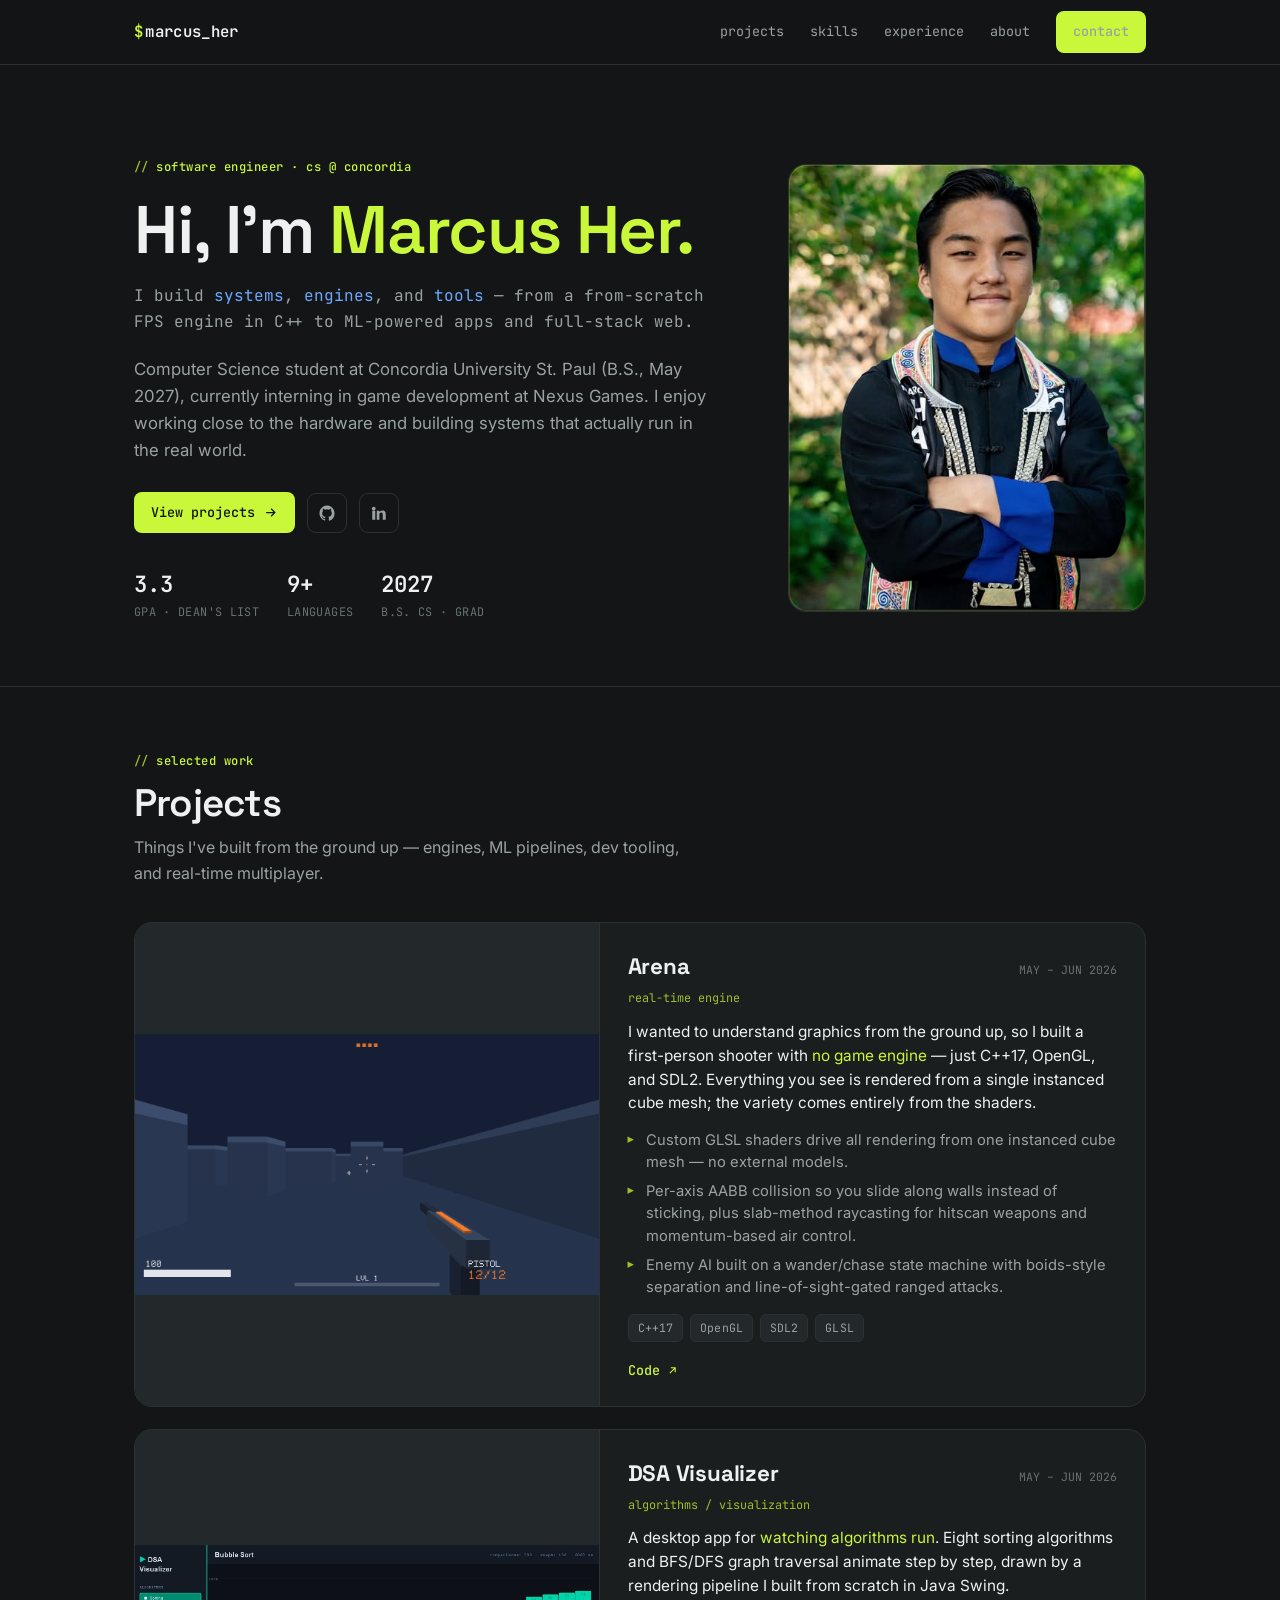
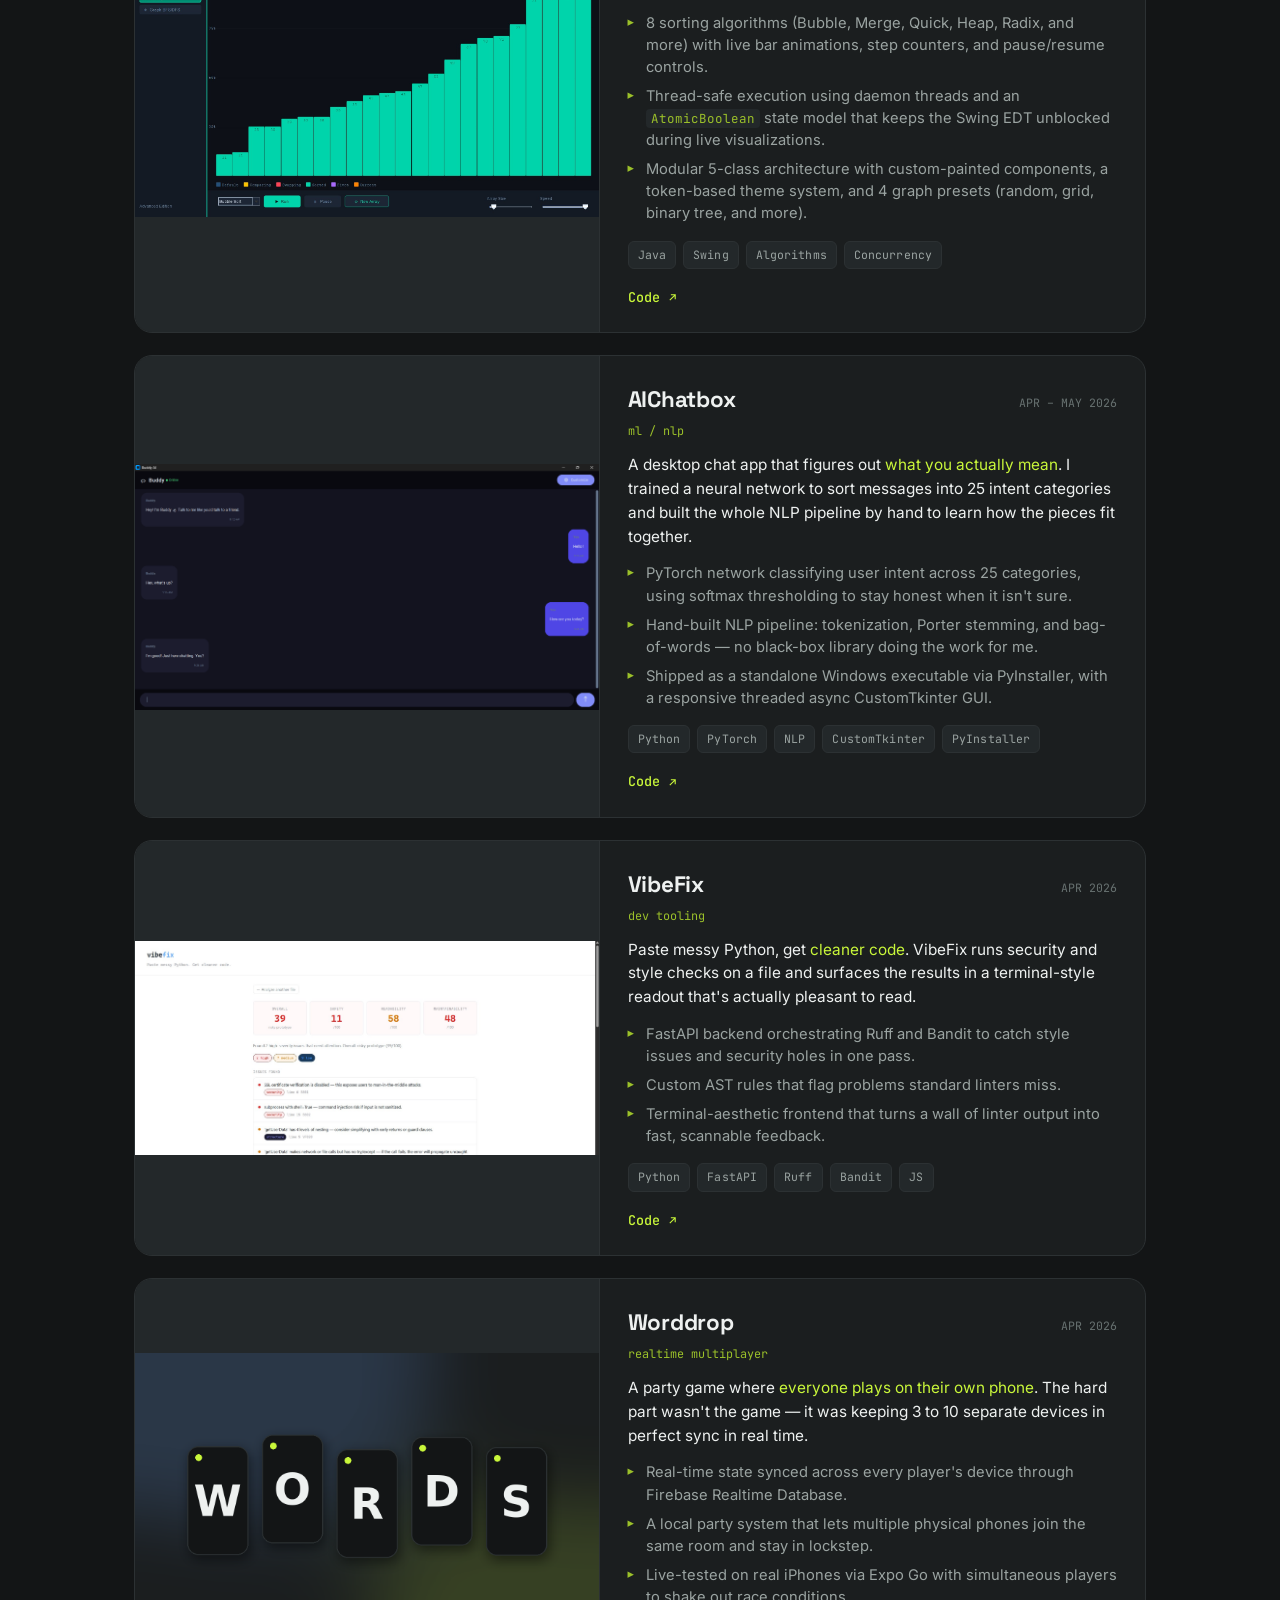
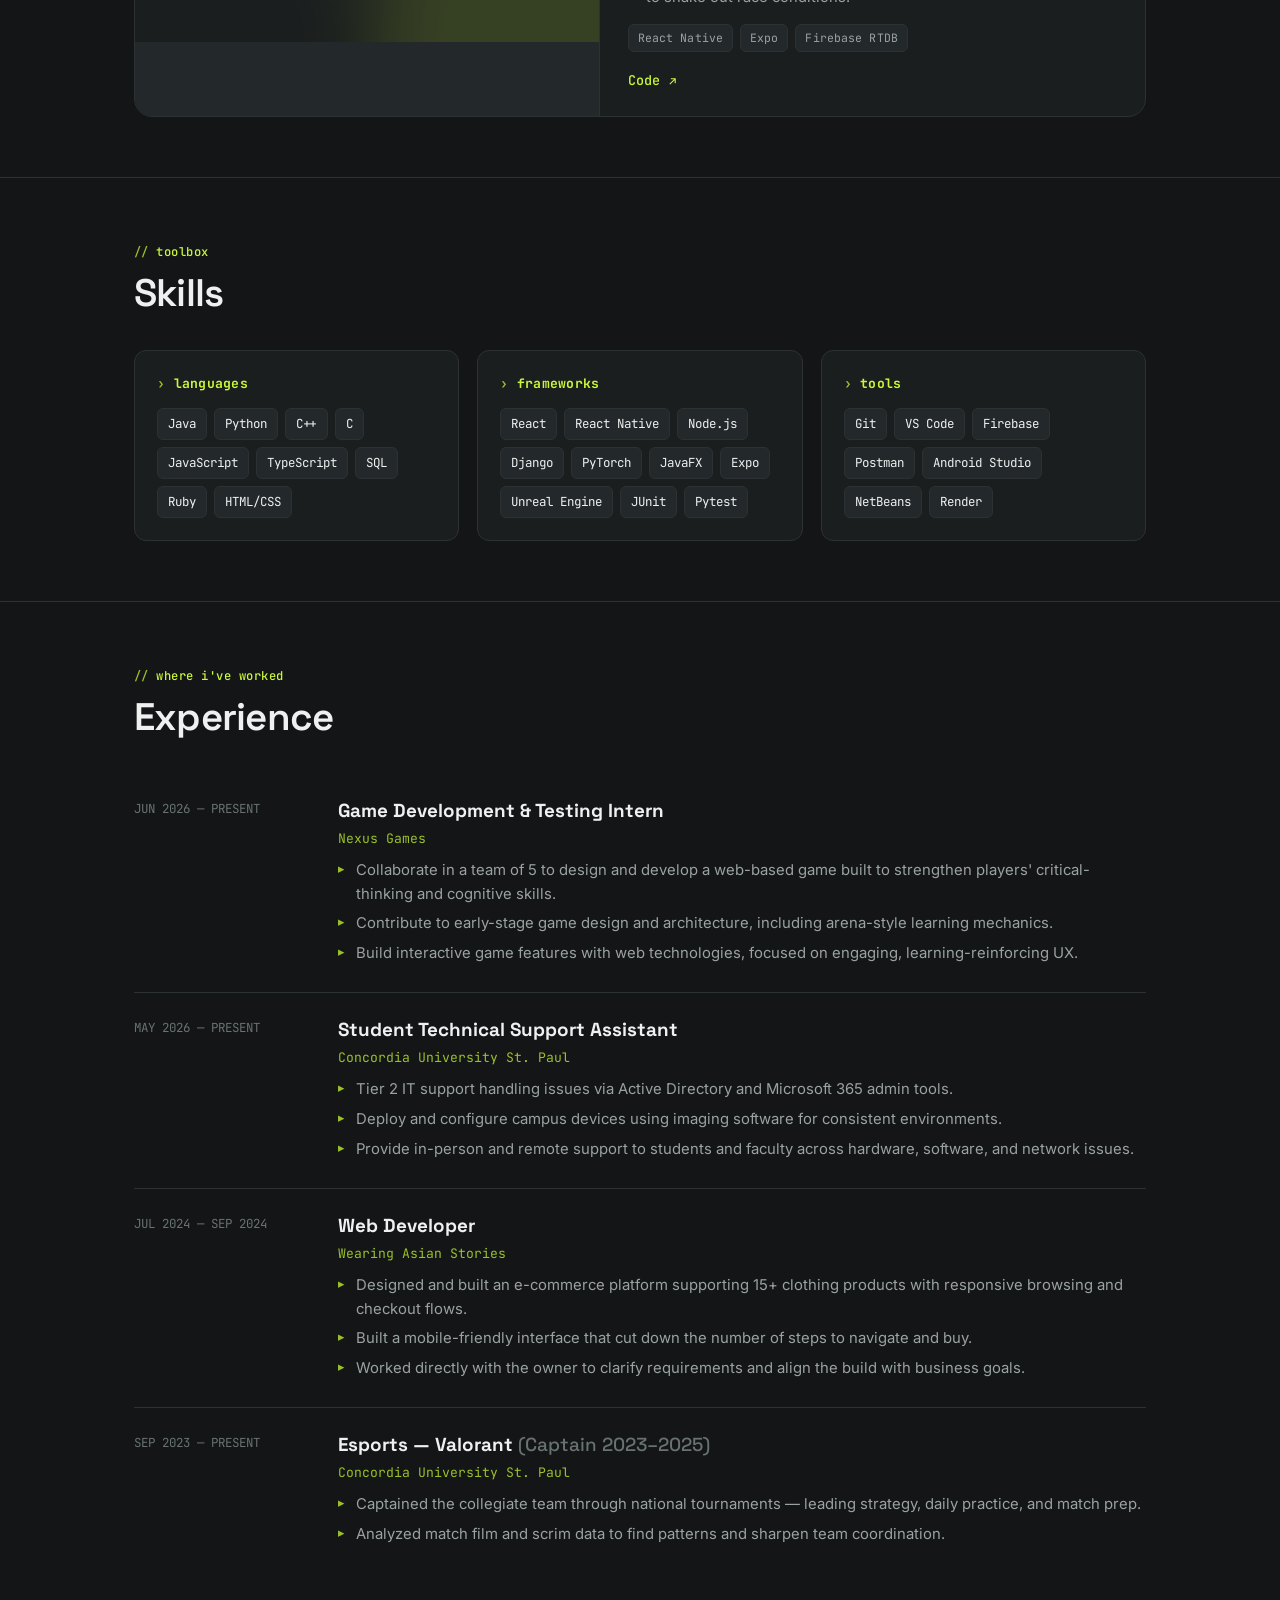
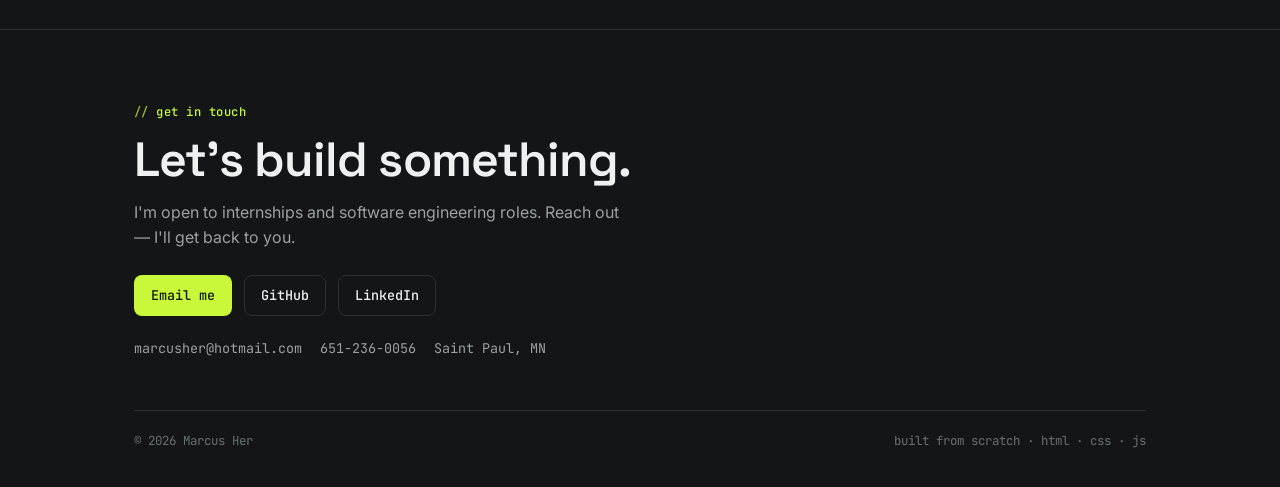
<file: index.html>
<!DOCTYPE html>
<html lang="en">
<head>
  <meta charset="UTF-8" />
  <meta name="viewport" content="width=device-width, initial-scale=1.0" />
  <title>Marcus Her — Software Engineer</title>
  <meta name="description" content="Marcus Her — CS student & software engineer. Systems, game engines, ML tools, and full-stack apps." />

  <!-- Favicon -->
  <link rel="icon" href="favicon.ico" sizes="any" />
  <link rel="icon" type="image/png" sizes="32x32" href="favicon-32.png" />
  <link rel="icon" type="image/png" sizes="16x16" href="favicon-16.png" />
  <link rel="apple-touch-icon" href="apple-touch-icon.png" />
  <meta name="theme-color" content="#131516" />

  <!-- Open Graph / link previews -->
  <meta property="og:type" content="website" />
  <meta property="og:title" content="Marcus Her — Software Engineer" />
  <meta property="og:description" content="CS student & software engineer. Systems, game engines, ML tools, and full-stack apps." />
  <meta property="og:image" content="assets/marcus-grad.jpg" />
  <meta name="twitter:card" content="summary_large_image" />

  <link rel="preconnect" href="https://fonts.googleapis.com" />
  <link rel="preconnect" href="https://fonts.gstatic.com" crossorigin />
  <link href="https://fonts.googleapis.com/css2?family=Space+Grotesk:wght@500;600;700&family=Inter:wght@400;500;600&family=JetBrains+Mono:wght@400;500;600&display=swap" rel="stylesheet" />
  <link rel="stylesheet" href="style.css" />
</head>
<body>

  <header class="site-header">
    <div class="wrap nav">
      <a href="index.html" class="brand"><span class="prompt">$</span>marcus_her</a>
      <nav class="nav-links" id="navLinks">
        <a href="#projects">projects</a>
        <a href="#skills">skills</a>
        <a href="#experience">experience</a>
        <a href="about.html">about</a>
        <a href="#connect" class="btn btn-accent">contact</a>
      </nav>
      <button class="nav-toggle" id="navToggle" aria-label="Toggle menu" aria-expanded="false">
        <svg width="20" height="20" viewBox="0 0 24 24" fill="none" stroke="currentColor" stroke-width="2"><line x1="3" y1="6" x2="21" y2="6"/><line x1="3" y1="12" x2="21" y2="12"/><line x1="3" y1="18" x2="21" y2="18"/></svg>
      </button>
    </div>
  </header>

  <!-- Hero -->
  <section class="hero">
    <div class="wrap hero-grid">
      <div class="reveal">
        <span class="eyebrow">software engineer · cs @ concordia</span>
        <h1 class="display">Hi, I'm <span class="accent">Marcus Her.</span></h1>
        <p class="role mono">I build <span class="tok">systems</span>, <span class="tok">engines</span>, and <span class="tok">tools</span> — from a from-scratch FPS engine in C++ to ML-powered apps and full-stack web.</p>
        <p class="lead">Computer Science student at Concordia University St. Paul (B.S., May 2027), currently interning in game development at Nexus Games. I enjoy working close to the hardware and building systems that actually run in the real world.</p>
        <div class="hero-actions">
          <a href="#projects" class="btn btn-accent">View projects
            <svg width="15" height="15" viewBox="0 0 24 24" fill="none" stroke="currentColor" stroke-width="2"><path d="M5 12h14M13 6l6 6-6 6"/></svg>
          </a>
          <a href="https://github.com/MarcusHawj" target="_blank" rel="noopener" class="icon-btn" aria-label="GitHub">
            <svg width="18" height="18" viewBox="0 0 24 24" fill="currentColor"><path d="M12 2C6.48 2 2 6.58 2 12.25c0 4.53 2.87 8.37 6.84 9.73.5.1.68-.22.68-.49 0-.24-.01-.87-.01-1.71-2.78.62-3.37-1.22-3.37-1.22-.45-1.18-1.11-1.49-1.11-1.49-.91-.64.07-.62.07-.62 1 .07 1.53 1.06 1.53 1.06.89 1.56 2.34 1.11 2.91.85.09-.66.35-1.11.63-1.37-2.22-.26-4.56-1.14-4.56-5.07 0-1.12.39-2.03 1.03-2.75-.1-.26-.45-1.3.1-2.71 0 0 .84-.27 2.75 1.05a9.4 9.4 0 0 1 5 0c1.91-1.32 2.75-1.05 2.75-1.05.55 1.41.2 2.45.1 2.71.64.72 1.03 1.63 1.03 2.75 0 3.94-2.34 4.81-4.57 5.06.36.32.68.94.68 1.9 0 1.37-.01 2.47-.01 2.81 0 .27.18.6.69.49A10.02 10.02 0 0 0 22 12.25C22 6.58 17.52 2 12 2z"/></svg>
          </a>
          <a href="https://linkedin.com/in/marcus-her-5b224230a" target="_blank" rel="noopener" class="icon-btn" aria-label="LinkedIn">
            <svg width="18" height="18" viewBox="0 0 24 24" fill="currentColor"><path d="M4.98 3.5a2.5 2.5 0 1 1 0 5 2.5 2.5 0 0 1 0-5zM3 9h4v12H3zM9 9h3.8v1.7h.05c.53-1 1.83-2.05 3.77-2.05C20.4 8.65 21 11 21 14.06V21h-4v-6.2c0-1.48-.03-3.38-2.06-3.38-2.06 0-2.38 1.6-2.38 3.27V21H9z"/></svg>
          </a>
        </div>
        <div class="hero-stats">
          <div class="stat"><div class="n">3.3</div><div class="l">GPA · DEAN'S LIST</div></div>
          <div class="stat"><div class="n">9+</div><div class="l">LANGUAGES</div></div>
          <div class="stat"><div class="n">2027</div><div class="l">B.S. CS · GRAD</div></div>
        </div>
      </div>
      <div class="hero-photo reveal">
        <img src="assets/marcus-grad.jpg" alt="Marcus Her" />
      </div>
    </div>
  </section>

  <!-- Projects -->
  <section class="section" id="projects">
    <div class="wrap">
      <div class="section-head reveal">
        <span class="eyebrow">selected work</span>
        <h2 class="display">Projects</h2>
        <p>Things I've built from the ground up — engines, ML pipelines, dev tooling, and real-time multiplayer.</p>
      </div>

      <div class="projects">

        <!-- Arena -->
        <article class="card reveal">
          <div class="card-media"><img src="assets/project-game.png" alt="Arena FPS engine gameplay" /></div>
          <div class="card-body">
            <div class="card-top">
              <h3>Arena</h3>
              <span class="card-when">MAY – JUN 2026</span>
            </div>
            <div class="card-kind">real-time engine</div>
            <p class="card-lede">I wanted to understand graphics from the ground up, so I built a first-person shooter with <span class="hl">no game engine</span> — just C++17, OpenGL, and SDL2. Everything you see is rendered from a single instanced cube mesh; the variety comes entirely from the shaders.</p>
            <ul>
              <li>Custom GLSL shaders drive all rendering from one instanced cube mesh — no external models.</li>
              <li>Per-axis AABB collision so you slide along walls instead of sticking, plus slab-method raycasting for hitscan weapons and momentum-based air control.</li>
              <li>Enemy AI built on a wander/chase state machine with boids-style separation and line-of-sight-gated ranged attacks.</li>
            </ul>
            <div class="stack">
              <span class="tag">C++17</span><span class="tag">OpenGL</span><span class="tag">SDL2</span><span class="tag">GLSL</span>
            </div>
            <div class="card-links">
              <a href="https://github.com/MarcusHawj/Arena" target="_blank" rel="noopener" class="link-accent">Code
                <svg width="13" height="13" viewBox="0 0 24 24" fill="none" stroke="currentColor" stroke-width="2"><path d="M7 17 17 7M9 7h8v8"/></svg>
              </a>
            </div>
          </div>
        </article>

        <!-- DSA Visualizer -->
        <article class="card reveal">
          <div class="card-media"><img src="assets/project-dsavisual.jpg" alt="DSA Visualizer with animated sorting bars" /></div>
          <div class="card-body">
            <div class="card-top">
              <h3>DSA Visualizer</h3>
              <span class="card-when">MAY – JUN 2026</span>
            </div>
            <div class="card-kind">algorithms / visualization</div>
            <p class="card-lede">A desktop app for <span class="hl">watching algorithms run</span>. Eight sorting algorithms and BFS/DFS graph traversal animate step by step, drawn by a rendering pipeline I built from scratch in Java Swing.</p>
            <ul>
              <li>8 sorting algorithms (Bubble, Merge, Quick, Heap, Radix, and more) with live bar animations, step counters, and pause/resume controls.</li>
              <li>Thread-safe execution using daemon threads and an <code>AtomicBoolean</code> state model that keeps the Swing EDT unblocked during live visualizations.</li>
              <li>Modular 5-class architecture with custom-painted components, a token-based theme system, and 4 graph presets (random, grid, binary tree, and more).</li>
            </ul>
            <div class="stack">
              <span class="tag">Java</span><span class="tag">Swing</span><span class="tag">Algorithms</span><span class="tag">Concurrency</span>
            </div>
            <div class="card-links">
              <a href="https://github.com/MarcusHawj/DSA-Visualizer" target="_blank" rel="noopener" class="link-accent">Code
                <svg width="13" height="13" viewBox="0 0 24 24" fill="none" stroke="currentColor" stroke-width="2"><path d="M7 17 17 7M9 7h8v8"/></svg>
              </a>
            </div>
          </div>
        </article>

        <!-- AIChatbox -->
        <article class="card reveal">
          <div class="card-media"><img src="assets/project-aichatbox.png" alt="AIChatbox desktop app" /></div>
          <div class="card-body">
            <div class="card-top">
              <h3>AIChatbox</h3>
              <span class="card-when">APR – MAY 2026</span>
            </div>
            <div class="card-kind">ml / nlp</div>
            <p class="card-lede">A desktop chat app that figures out <span class="hl">what you actually mean</span>. I trained a neural network to sort messages into 25 intent categories and built the whole NLP pipeline by hand to learn how the pieces fit together.</p>
            <ul>
              <li>PyTorch network classifying user intent across 25 categories, using softmax thresholding to stay honest when it isn't sure.</li>
              <li>Hand-built NLP pipeline: tokenization, Porter stemming, and bag-of-words — no black-box library doing the work for me.</li>
              <li>Shipped as a standalone Windows executable via PyInstaller, with a responsive threaded async CustomTkinter GUI.</li>
            </ul>
            <div class="stack">
              <span class="tag">Python</span><span class="tag">PyTorch</span><span class="tag">NLP</span><span class="tag">CustomTkinter</span><span class="tag">PyInstaller</span>
            </div>
            <div class="card-links">
              <a href="https://github.com/MarcusHawj/AIChatbox" target="_blank" rel="noopener" class="link-accent">Code
                <svg width="13" height="13" viewBox="0 0 24 24" fill="none" stroke="currentColor" stroke-width="2"><path d="M7 17 17 7M9 7h8v8"/></svg>
              </a>
            </div>
          </div>
        </article>

        <!-- VibeFix -->
        <article class="card reveal">
          <div class="card-media"><img src="assets/project-vibefix.jpg" alt="VibeFix code analysis web app" /></div>
          <div class="card-body">
            <div class="card-top">
              <h3>VibeFix</h3>
              <span class="card-when">APR 2026</span>
            </div>
            <div class="card-kind">dev tooling</div>
            <p class="card-lede">Paste messy Python, get <span class="hl">cleaner code</span>. VibeFix runs security and style checks on a file and surfaces the results in a terminal-style readout that's actually pleasant to read.</p>
            <ul>
              <li>FastAPI backend orchestrating Ruff and Bandit to catch style issues and security holes in one pass.</li>
              <li>Custom AST rules that flag problems standard linters miss.</li>
              <li>Terminal-aesthetic frontend that turns a wall of linter output into fast, scannable feedback.</li>
            </ul>
            <div class="stack">
              <span class="tag">Python</span><span class="tag">FastAPI</span><span class="tag">Ruff</span><span class="tag">Bandit</span><span class="tag">JS</span>
            </div>
            <div class="card-links">
              <a href="https://github.com/MarcusHawj/Vibefix" target="_blank" rel="noopener" class="link-accent">Code
                <svg width="13" height="13" viewBox="0 0 24 24" fill="none" stroke="currentColor" stroke-width="2"><path d="M7 17 17 7M9 7h8v8"/></svg>
              </a>
            </div>
          </div>
        </article>

        <!-- Worddrop -->
        <article class="card reveal">
          <div class="card-media"><img src="assets/project-worddrop.png" alt="Worddrop multiplayer party game" /></div>
          <div class="card-body">
            <div class="card-top">
              <h3>Worddrop</h3>
              <span class="card-when">APR 2026</span>
            </div>
            <div class="card-kind">realtime multiplayer</div>
            <p class="card-lede">A party game where <span class="hl">everyone plays on their own phone</span>. The hard part wasn't the game — it was keeping 3 to 10 separate devices in perfect sync in real time.</p>
            <ul>
              <li>Real-time state synced across every player's device through Firebase Realtime Database.</li>
              <li>A local party system that lets multiple physical phones join the same room and stay in lockstep.</li>
              <li>Live-tested on real iPhones via Expo Go with simultaneous players to shake out race conditions.</li>
            </ul>
            <div class="stack">
              <span class="tag">React Native</span><span class="tag">Expo</span><span class="tag">Firebase RTDB</span>
            </div>
            <div class="card-links">
              <a href="https://github.com/MarcusHawj/WordDrop" target="_blank" rel="noopener" class="link-accent">Code
                <svg width="13" height="13" viewBox="0 0 24 24" fill="none" stroke="currentColor" stroke-width="2"><path d="M7 17 17 7M9 7h8v8"/></svg>
              </a>
            </div>
          </div>
        </article>

      </div>
    </div>
  </section>

  <!-- Skills -->
  <section class="section" id="skills">
    <div class="wrap">
      <div class="section-head reveal">
        <span class="eyebrow">toolbox</span>
        <h2 class="display">Skills</h2>
      </div>
      <div class="skills-grid reveal">
        <div class="skill-col">
          <h4>languages</h4>
          <div class="chips">
            <span class="chip">Java</span><span class="chip">Python</span><span class="chip">C++</span><span class="chip">C</span><span class="chip">JavaScript</span><span class="chip">TypeScript</span><span class="chip">SQL</span><span class="chip">Ruby</span><span class="chip">HTML/CSS</span>
          </div>
        </div>
        <div class="skill-col">
          <h4>frameworks</h4>
          <div class="chips">
            <span class="chip">React</span><span class="chip">React Native</span><span class="chip">Node.js</span><span class="chip">Django</span><span class="chip">PyTorch</span><span class="chip">JavaFX</span><span class="chip">Expo</span><span class="chip">Unreal Engine</span><span class="chip">JUnit</span><span class="chip">Pytest</span>
          </div>
        </div>
        <div class="skill-col">
          <h4>tools</h4>
          <div class="chips">
            <span class="chip">Git</span><span class="chip">VS Code</span><span class="chip">Firebase</span><span class="chip">Postman</span><span class="chip">Android Studio</span><span class="chip">NetBeans</span><span class="chip">Render</span>
          </div>
        </div>
      </div>
    </div>
  </section>

  <!-- Experience -->
  <section class="section" id="experience">
    <div class="wrap">
      <div class="section-head reveal">
        <span class="eyebrow">where i've worked</span>
        <h2 class="display">Experience</h2>
      </div>
      <div class="xp reveal">
        <div class="xp-item">
          <div class="xp-when">JUN 2026 — PRESENT</div>
          <div>
            <h3 class="xp-role">Game Development & Testing Intern</h3>
            <div class="xp-org">Nexus Games</div>
            <ul class="xp-body">
              <li>Collaborate in a team of 5 to design and develop a web-based game built to strengthen players' critical-thinking and cognitive skills.</li>
              <li>Contribute to early-stage game design and architecture, including arena-style learning mechanics.</li>
              <li>Build interactive game features with web technologies, focused on engaging, learning-reinforcing UX.</li>
            </ul>
          </div>
        </div>
        <div class="xp-item">
          <div class="xp-when">MAY 2026 — PRESENT</div>
          <div>
            <h3 class="xp-role">Student Technical Support Assistant</h3>
            <div class="xp-org">Concordia University St. Paul</div>
            <ul class="xp-body">
              <li>Tier 2 IT support handling issues via Active Directory and Microsoft 365 admin tools.</li>
              <li>Deploy and configure campus devices using imaging software for consistent environments.</li>
              <li>Provide in-person and remote support to students and faculty across hardware, software, and network issues.</li>
            </ul>
          </div>
        </div>
        <div class="xp-item">
          <div class="xp-when">JUL 2024 — SEP 2024</div>
          <div>
            <h3 class="xp-role">Web Developer</h3>
            <div class="xp-org">Wearing Asian Stories</div>
            <ul class="xp-body">
              <li>Designed and built an e-commerce platform supporting 15+ clothing products with responsive browsing and checkout flows.</li>
              <li>Built a mobile-friendly interface that cut down the number of steps to navigate and buy.</li>
              <li>Worked directly with the owner to clarify requirements and align the build with business goals.</li>
            </ul>
          </div>
        </div>
        <div class="xp-item">
          <div class="xp-when">SEP 2023 — PRESENT</div>
          <div>
            <h3 class="xp-role">Esports — Valorant <span style="color:var(--faint);font-weight:500;">(Captain 2023–2025)</span></h3>
            <div class="xp-org">Concordia University St. Paul</div>
            <ul class="xp-body">
              <li>Captained the collegiate team through national tournaments — leading strategy, daily practice, and match prep.</li>
              <li>Analyzed match film and scrim data to find patterns and sharpen team coordination.</li>
            </ul>
          </div>
        </div>
      </div>
    </div>
  </section>

  <!-- Connect -->
  <footer class="connect" id="connect">
    <div class="wrap reveal">
      <span class="eyebrow">get in touch</span>
      <h2 class="display">Let's build something.</h2>
      <p>I'm open to internships and software engineering roles. Reach out — I'll get back to you.</p>
      <div class="connect-links">
        <a href="mailto:marcusher@hotmail.com" class="btn btn-accent">Email me</a>
        <a href="https://github.com/MarcusHawj" target="_blank" rel="noopener" class="btn btn-ghost">GitHub</a>
        <a href="https://linkedin.com/in/marcus-her-5b224230a" target="_blank" rel="noopener" class="btn btn-ghost">LinkedIn</a>
      </div>
      <div class="contact-line">
        <a href="mailto:marcusher@hotmail.com">marcusher@hotmail.com</a>
        <a href="tel:6512360056">651-236-0056</a>
        <span>Saint Paul, MN</span>
      </div>
      <div class="foot">
        <span>© 2026 Marcus Her</span>
        <span>built from scratch · html · css · js</span>
      </div>
    </div>
  </footer>

  <script src="main.js"></script>
</body>
</html>
</file>
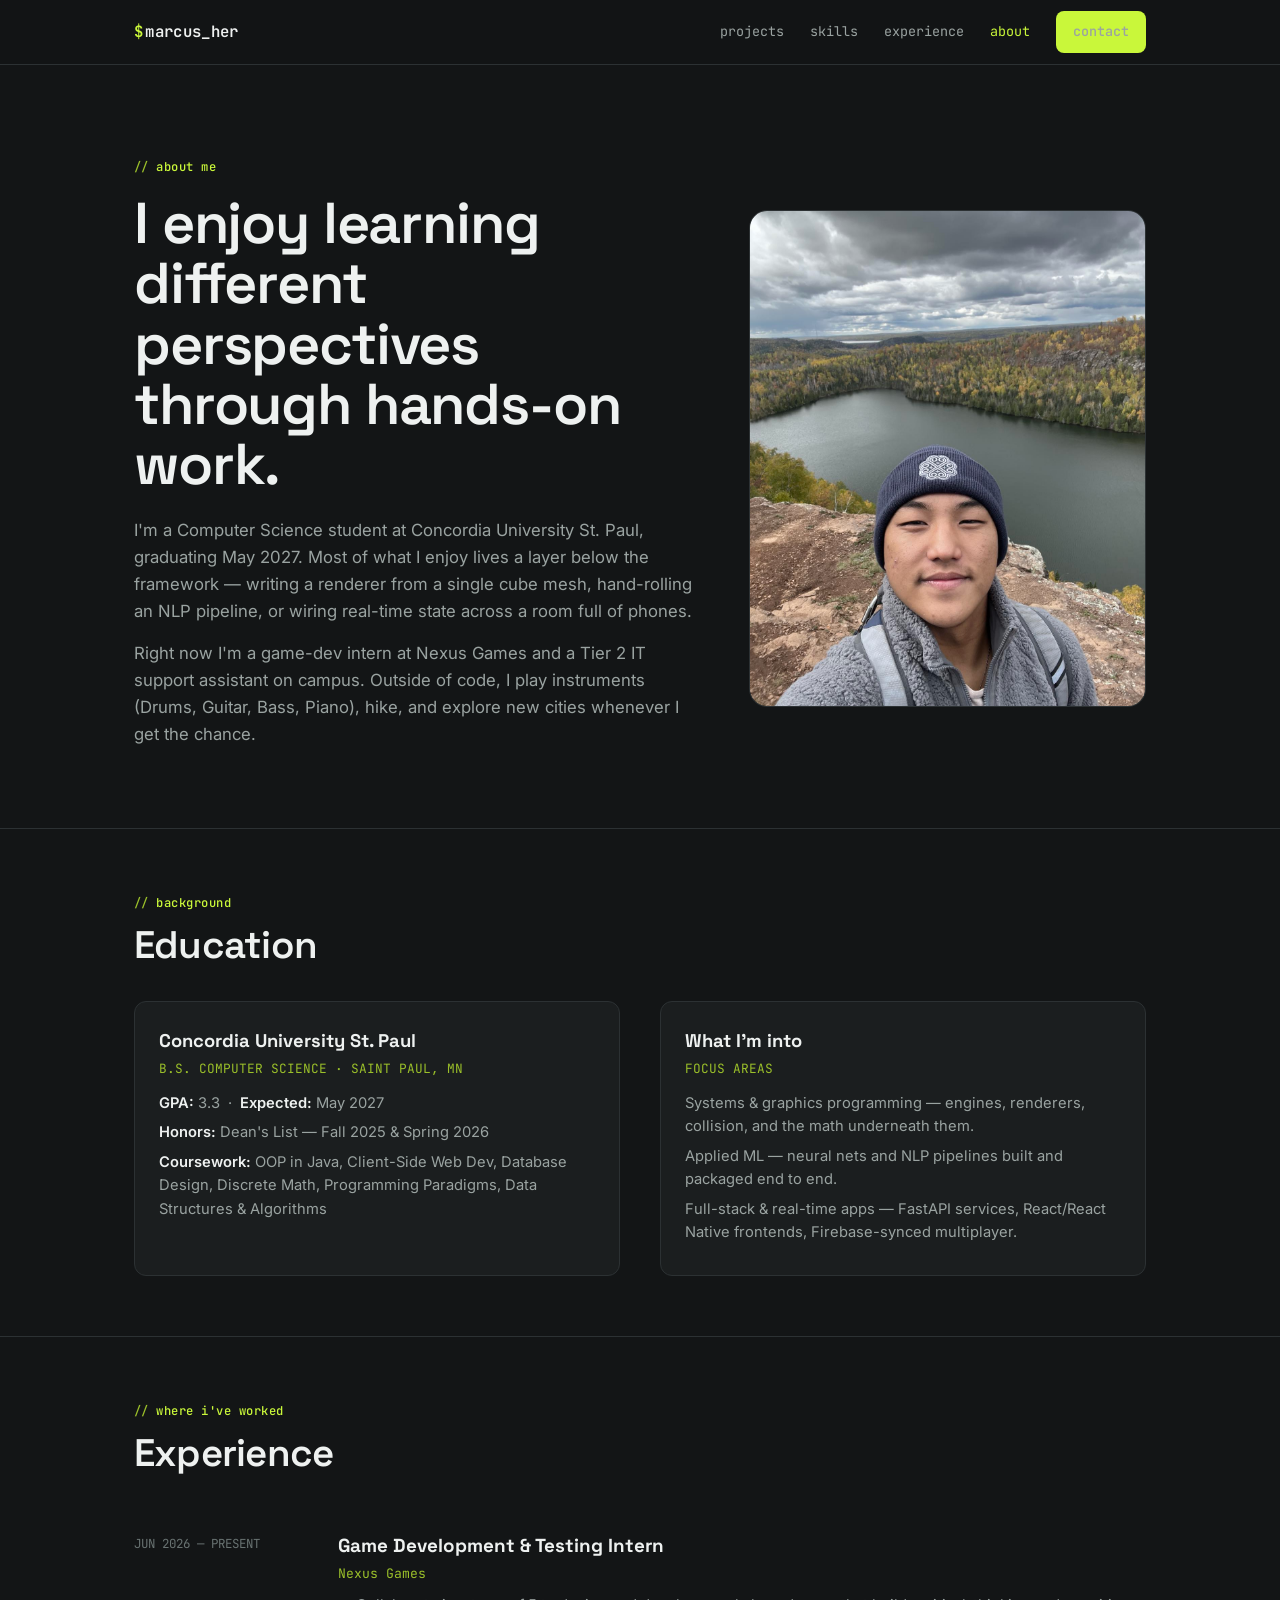
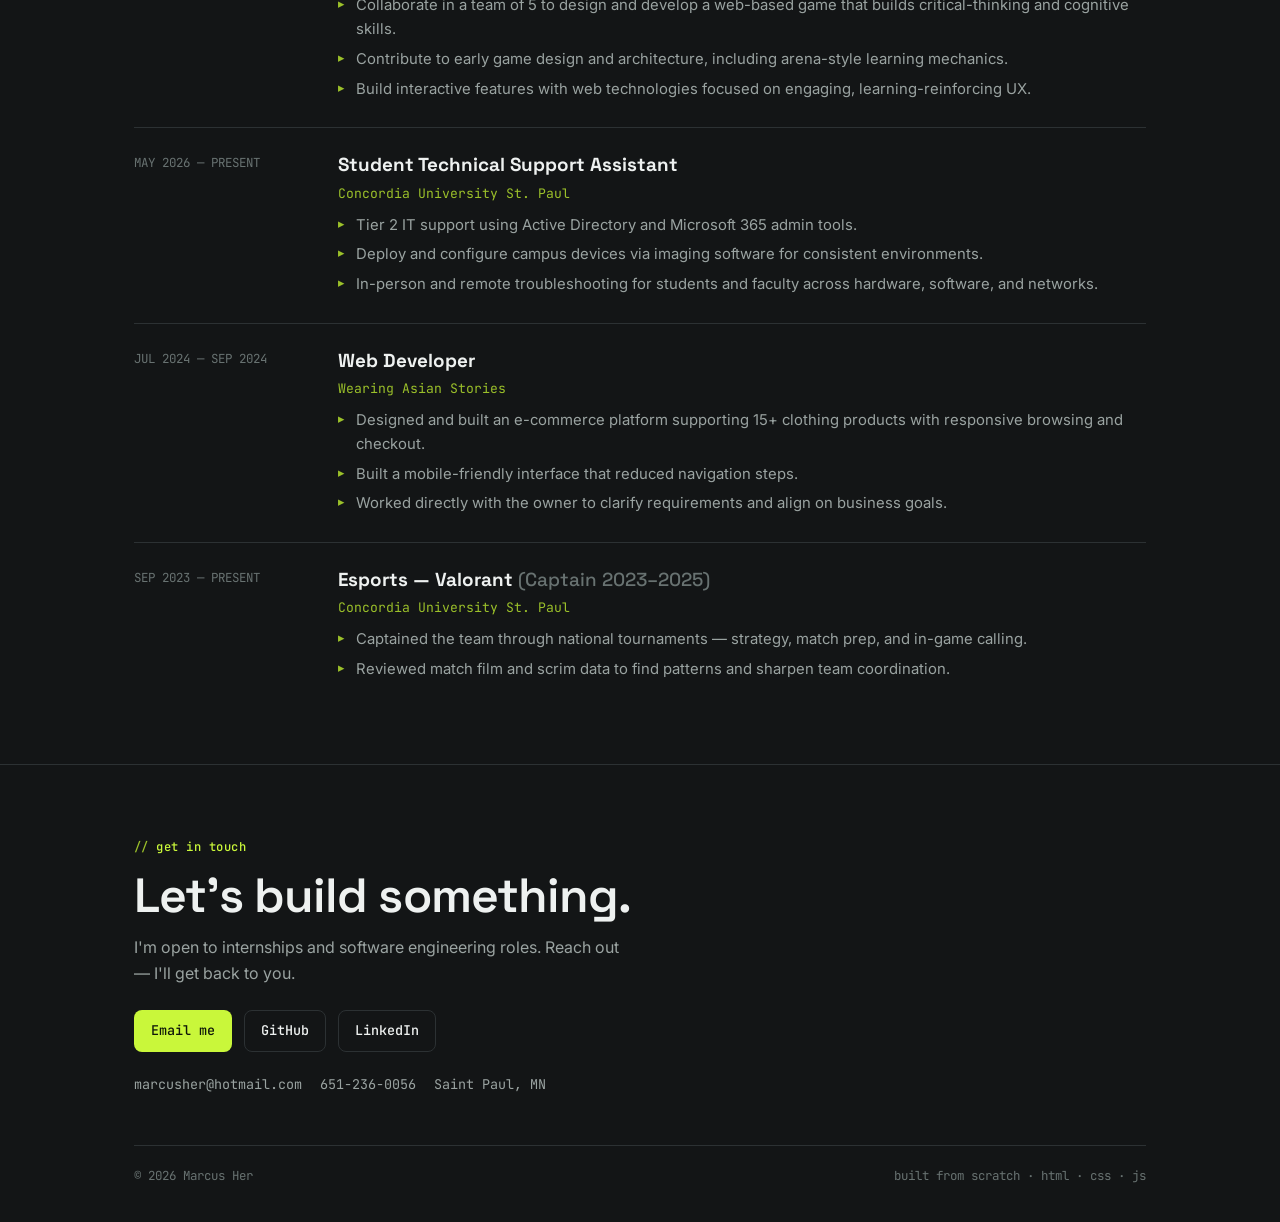
<file: about.html>
<!DOCTYPE html>
<html lang="en">
<head>
  <meta charset="UTF-8" />
  <meta name="viewport" content="width=device-width, initial-scale=1.0" />
  <title>About — Marcus Her</title>
  <meta name="description" content="About Marcus Her — CS student, software engineer, and esports captain." />

  <!-- Favicon -->
  <link rel="icon" href="favicon.ico" sizes="any" />
  <link rel="icon" type="image/png" sizes="32x32" href="favicon-32.png" />
  <link rel="icon" type="image/png" sizes="16x16" href="favicon-16.png" />
  <link rel="apple-touch-icon" href="apple-touch-icon.png" />
  <meta name="theme-color" content="#131516" />

  <link rel="preconnect" href="https://fonts.googleapis.com" />
  <link rel="preconnect" href="https://fonts.gstatic.com" crossorigin />
  <link href="https://fonts.googleapis.com/css2?family=Space+Grotesk:wght@500;600;700&family=Inter:wght@400;500;600&family=JetBrains+Mono:wght@400;500;600&display=swap" rel="stylesheet" />
  <link rel="stylesheet" href="style.css" />
</head>
<body>

  <header class="site-header">
    <div class="wrap nav">
      <a href="index.html" class="brand"><span class="prompt">$</span>marcus_her</a>
      <nav class="nav-links" id="navLinks">
        <a href="index.html#projects">projects</a>
        <a href="index.html#skills">skills</a>
        <a href="index.html#experience">experience</a>
        <a href="about.html" class="active">about</a>
        <a href="index.html#connect" class="btn btn-accent">contact</a>
      </nav>
      <button class="nav-toggle" id="navToggle" aria-label="Toggle menu" aria-expanded="false">
        <svg width="20" height="20" viewBox="0 0 24 24" fill="none" stroke="currentColor" stroke-width="2"><line x1="3" y1="6" x2="21" y2="6"/><line x1="3" y1="12" x2="21" y2="12"/><line x1="3" y1="18" x2="21" y2="18"/></svg>
      </button>
    </div>
  </header>

  <section class="hero">
    <div class="wrap about-intro reveal">
      <div>
        <span class="eyebrow">about me</span>
        <h1 class="display" style="font-size:clamp(2.2rem,6vw,3.6rem);margin:14px 0 22px;">I enjoy learning different perspectives through hands‑on work.</h1>
        <p>I'm a Computer Science student at Concordia University St. Paul, graduating May 2027. Most of what I enjoy lives a layer below the framework — writing a renderer from a single cube mesh, hand-rolling an NLP pipeline, or wiring real-time state across a room full of phones.</p>
        <p>Right now I'm a game-dev intern at Nexus Games and a Tier 2 IT support assistant on campus. Outside of code, I play instruments (Drums, Guitar, Bass, Piano), hike, and explore new cities whenever I get the chance.</p>
      </div>
      <div class="about-photo">
        <img src="assets/marcus-hiking.jpg" alt="Marcus Her" />
      </div>
    </div>
  </section>

  <!-- Education + quick facts -->
  <section class="section">
    <div class="wrap">
      <div class="section-head reveal">
        <span class="eyebrow">background</span>
        <h2 class="display">Education</h2>
      </div>
      <div class="two-col reveal">
        <div class="edu-card">
          <h4>Concordia University St. Paul</h4>
          <div class="sub">B.S. COMPUTER SCIENCE · SAINT PAUL, MN</div>
          <p><span class="label">GPA:</span> 3.3 &nbsp;·&nbsp; <span class="label">Expected:</span> May 2027</p>
          <p><span class="label">Honors:</span> Dean's List — Fall 2025 &amp; Spring 2026</p>
          <p><span class="label">Coursework:</span> OOP in Java, Client-Side Web Dev, Database Design, Discrete Math, Programming Paradigms, Data Structures &amp; Algorithms</p>
        </div>
        <div class="edu-card">
          <h4>What I'm into</h4>
          <div class="sub">FOCUS AREAS</div>
          <p>Systems & graphics programming — engines, renderers, collision, and the math underneath them.</p>
          <p>Applied ML — neural nets and NLP pipelines built and packaged end to end.</p>
          <p>Full-stack & real-time apps — FastAPI services, React/React Native frontends, Firebase-synced multiplayer.</p>
        </div>
      </div>
    </div>
  </section>

  <!-- Experience (full) -->
  <section class="section" id="experience">
    <div class="wrap">
      <div class="section-head reveal">
        <span class="eyebrow">where i've worked</span>
        <h2 class="display">Experience</h2>
      </div>
      <div class="xp reveal">
        <div class="xp-item">
          <div class="xp-when">JUN 2026 — PRESENT</div>
          <div>
            <h3 class="xp-role">Game Development & Testing Intern</h3>
            <div class="xp-org">Nexus Games</div>
            <ul class="xp-body">
              <li>Collaborate in a team of 5 to design and develop a web-based game that builds critical-thinking and cognitive skills.</li>
              <li>Contribute to early game design and architecture, including arena-style learning mechanics.</li>
              <li>Build interactive features with web technologies focused on engaging, learning-reinforcing UX.</li>
            </ul>
          </div>
        </div>
        <div class="xp-item">
          <div class="xp-when">MAY 2026 — PRESENT</div>
          <div>
            <h3 class="xp-role">Student Technical Support Assistant</h3>
            <div class="xp-org">Concordia University St. Paul</div>
            <ul class="xp-body">
              <li>Tier 2 IT support using Active Directory and Microsoft 365 admin tools.</li>
              <li>Deploy and configure campus devices via imaging software for consistent environments.</li>
              <li>In-person and remote troubleshooting for students and faculty across hardware, software, and networks.</li>
            </ul>
          </div>
        </div>
        <div class="xp-item">
          <div class="xp-when">JUL 2024 — SEP 2024</div>
          <div>
            <h3 class="xp-role">Web Developer</h3>
            <div class="xp-org">Wearing Asian Stories</div>
            <ul class="xp-body">
              <li>Designed and built an e-commerce platform supporting 15+ clothing products with responsive browsing and checkout.</li>
              <li>Built a mobile-friendly interface that reduced navigation steps.</li>
              <li>Worked directly with the owner to clarify requirements and align on business goals.</li>
            </ul>
          </div>
        </div>
        <div class="xp-item">
          <div class="xp-when">SEP 2023 — PRESENT</div>
          <div>
            <h3 class="xp-role">Esports — Valorant <span style="color:var(--faint);font-weight:500;">(Captain 2023–2025)</span></h3>
            <div class="xp-org">Concordia University St. Paul</div>
            <ul class="xp-body">
              <li>Captained the team through national tournaments — strategy, match prep, and in-game calling.</li>
              <li>Reviewed match film and scrim data to find patterns and sharpen team coordination.</li>
            </ul>
          </div>
        </div>
      </div>
    </div>
  </section>

  <footer class="connect" id="connect">
    <div class="wrap reveal">
      <span class="eyebrow">get in touch</span>
      <h2 class="display">Let's build something.</h2>
      <p>I'm open to internships and software engineering roles. Reach out — I'll get back to you.</p>
      <div class="connect-links">
        <a href="mailto:marcusher@hotmail.com" class="btn btn-accent">Email me</a>
        <a href="https://github.com/MarcusHawj" target="_blank" rel="noopener" class="btn btn-ghost">GitHub</a>
        <a href="https://linkedin.com/in/marcus-her-5b224230a" target="_blank" rel="noopener" class="btn btn-ghost">LinkedIn</a>
      </div>
      <div class="contact-line">
        <a href="mailto:marcusher@hotmail.com">marcusher@hotmail.com</a>
        <a href="tel:6512360056">651-236-0056</a>
        <span>Saint Paul, MN</span>
      </div>
      <div class="foot">
        <span>© 2026 Marcus Her</span>
        <span>built from scratch · html · css · js</span>
      </div>
    </div>
  </footer>

  <script src="main.js"></script>
</body>
</html>
</file>
<file: style.css>
/* ============================================================
   Marcus Her — SWE Portfolio
   Clean modern engineering aesthetic. Dark theme, lime accent,
   subtle monospace metadata.
   ============================================================ */

:root {
  --bg:        #131516;
  --surface:   #1b1e1f;
  --surface-2: #23282a;
  --line:      #2c3133;
  --line-soft: #21262800;
  --text:      #eef1f0;
  --muted:     #9aa3a1;
  --faint:     #687271;
  --accent:    #c9f73a;
  --accent-dim:#9bc02a;
  --accent-ink:#10180a;
  --blue:      #6ea8fe;

  --maxw: 1060px;
  --radius: 12px;
  --radius-lg: 18px;

  --font-display: "Space Grotesk", system-ui, sans-serif;
  --font-body: "Inter", system-ui, -apple-system, Segoe UI, Roboto, sans-serif;
  --font-mono: "JetBrains Mono", ui-monospace, SFMono-Regular, Menlo, monospace;
}

* { box-sizing: border-box; }
html { scroll-behavior: smooth; }

body {
  margin: 0;
  background: var(--bg);
  color: var(--text);
  font-family: var(--font-body);
  font-size: 16px;
  line-height: 1.6;
  -webkit-font-smoothing: antialiased;
}

img { display: block; max-width: 100%; }
a { color: inherit; text-decoration: none; }

.wrap {
  width: 100%;
  max-width: var(--maxw);
  margin: 0 auto;
  padding: 0 24px;
}

/* type helpers */
.display {
  font-family: var(--font-display);
  font-weight: 600;
  letter-spacing: -0.02em;
  line-height: 1.05;
}
.mono { font-family: var(--font-mono); }

.eyebrow {
  font-family: var(--font-mono);
  font-size: 0.76rem;
  letter-spacing: 0.04em;
  color: var(--accent);
  font-weight: 500;
}
.eyebrow::before { content: "// "; color: var(--accent-dim); }

/* ============================================================
   Header
   ============================================================ */
.site-header {
  position: sticky; top: 0; z-index: 50;
  background: rgba(19,21,22,0.85);
  backdrop-filter: blur(12px);
  border-bottom: 1px solid var(--line);
}
.nav {
  display: flex; align-items: center; justify-content: space-between;
  height: 64px;
}
.brand {
  font-family: var(--font-mono);
  font-size: 0.98rem;
  font-weight: 600;
  letter-spacing: 0.02em;
}
.brand .prompt { color: var(--accent); margin-right: 2px; }

.nav-links { display: flex; align-items: center; gap: 26px; }
.nav-links a {
  font-family: var(--font-mono);
  font-size: 0.84rem;
  color: var(--muted);
  transition: color 0.18s;
}
.nav-links a:hover, .nav-links a.active { color: var(--text); }
.nav-links a.active { color: var(--accent); }

.btn {
  display: inline-flex; align-items: center; gap: 8px;
  font-family: var(--font-mono);
  font-weight: 500; font-size: 0.84rem;
  padding: 9px 16px;
  border-radius: 8px;
  border: 1px solid transparent;
  cursor: pointer;
  transition: transform 0.15s ease, background 0.18s, color 0.18s, border-color 0.18s;
}
.btn-accent { background: var(--accent); color: var(--accent-ink); }
.btn-accent:hover { transform: translateY(-2px); }
.btn-ghost { background: transparent; color: var(--text); border-color: var(--line); }
.btn-ghost:hover { border-color: var(--accent); color: var(--accent); }

.nav-toggle { display: none; }

/* ============================================================
   Hero
   ============================================================ */
.hero { padding: 88px 0 64px; }
.hero-grid {
  display: grid;
  grid-template-columns: 1.25fr 0.75fr;
  gap: 56px; align-items: center;
}
.hero h1 {
  font-size: clamp(2.6rem, 6vw, 4.2rem);
  margin: 16px 0 0;
}
.hero h1 .accent { color: var(--accent); }
.hero .role {
  font-family: var(--font-mono);
  font-size: 1rem;
  color: var(--muted);
  margin: 18px 0 0;
}
.hero .role .tok { color: var(--blue); }
.hero p.lead {
  color: var(--muted);
  font-size: 1.05rem;
  max-width: 52ch;
  margin: 22px 0 28px;
}
.hero-actions { display: flex; align-items: center; gap: 12px; flex-wrap: wrap; }
.icon-btn {
  width: 40px; height: 40px;
  display: inline-grid; place-items: center;
  border-radius: 9px;
  border: 1px solid var(--line);
  color: var(--muted);
  transition: color 0.18s, border-color 0.18s, transform 0.15s;
}
.icon-btn:hover { color: var(--accent); border-color: var(--accent); transform: translateY(-2px); }

.hero-photo {
  position: relative;
  border-radius: var(--radius-lg);
  overflow: hidden;
  border: 1px solid var(--line);
  aspect-ratio: 4 / 5;
  background: var(--surface);
}
.hero-photo img { width: 100%; height: 100%; object-fit: cover; filter: grayscale(0.12) contrast(1.02); }
.hero-photo::after {
  content: ""; position: absolute; inset: 0;
  box-shadow: inset 0 0 0 1px rgba(201,247,58,0.18);
  border-radius: var(--radius-lg); pointer-events: none;
}

/* quick stat row */
.hero-stats {
  display: flex; gap: 28px; margin-top: 34px; flex-wrap: wrap;
  font-family: var(--font-mono);
}
.hero-stats .stat .n { font-size: 1.4rem; font-weight: 600; color: var(--text); }
.hero-stats .stat .l { font-size: 0.74rem; color: var(--faint); letter-spacing: 0.03em; }

/* ============================================================
   Sections
   ============================================================ */
.section { padding: 60px 0; border-top: 1px solid var(--line); }
.section-head { margin-bottom: 36px; }
.section-head h2 { font-size: clamp(1.7rem, 4vw, 2.4rem); margin: 10px 0 0; }
.section-head p { color: var(--muted); margin: 12px 0 0; max-width: 56ch; }

/* ============================================================
   Projects
   ============================================================ */
.projects { display: grid; gap: 22px; }
.card {
  display: grid;
  grid-template-columns: 0.92fr 1.08fr;
  background: var(--surface);
  border: 1px solid var(--line);
  border-radius: var(--radius-lg);
  overflow: hidden;
  transition: border-color 0.2s, transform 0.2s;
}
.card:hover { border-color: var(--accent-dim); transform: translateY(-3px); }

.card-media {
  position: relative;
  background: var(--surface-2);
  border-right: 1px solid var(--line);
  overflow: hidden;
  min-height: 240px;
}
.card-media img {
  position: absolute;
  inset: 0;
  width: 100%; height: 100%;
  object-fit: contain;
  object-position: center;
  display: block;
}
.card-media.placeholder {
  position: relative;
  background:
    radial-gradient(120% 120% at 20% 0%, rgba(110,168,254,0.10), transparent 60%),
    radial-gradient(120% 120% at 90% 100%, rgba(201,247,58,0.10), transparent 55%),
    var(--surface-2);
}
.card-media.placeholder .glyph {
  font-family: var(--font-mono);
  font-size: 3.4rem; color: var(--faint); letter-spacing: -2px;
}

.card-body { padding: 26px 28px 24px; }
.card-top {
  display: flex; align-items: baseline; justify-content: space-between; gap: 12px;
  margin-bottom: 4px;
}
.card-top h3 { font-family: var(--font-display); font-size: 1.4rem; margin: 0; letter-spacing: -0.01em; }
.card-when { font-family: var(--font-mono); font-size: 0.72rem; color: var(--faint); white-space: nowrap; }
.card-kind { font-family: var(--font-mono); font-size: 0.74rem; color: var(--accent-dim); margin-bottom: 12px; }
.card-lede { color: var(--text); font-size: 0.96rem; line-height: 1.55; margin: 0 0 14px; }
.card-lede .hl { color: var(--accent); }
.card-lede code, .card-body code { font-family: var(--font-mono); font-size: 0.85em; color: var(--accent-dim); background: var(--surface-2); padding: 1px 5px; border-radius: 4px; }

.card-body ul {
  list-style: none; margin: 0 0 16px; padding: 0;
  display: grid; gap: 7px;
}
.card-body ul li {
  position: relative; padding-left: 18px;
  color: var(--muted); font-size: 0.92rem; line-height: 1.5;
}
.card-body ul li::before {
  content: "▸"; position: absolute; left: 0; top: 0;
  color: var(--accent-dim); font-size: 0.8rem;
}

.stack { display: flex; flex-wrap: wrap; gap: 7px; margin-bottom: 18px; }
.tag {
  font-family: var(--font-mono);
  font-size: 0.72rem; letter-spacing: 0.01em;
  padding: 4px 9px; border-radius: 6px;
  background: var(--surface-2);
  border: 1px solid var(--line);
  color: var(--muted);
}
.card-links { display: flex; gap: 16px; align-items: center; }
.link-accent {
  font-family: var(--font-mono);
  color: var(--accent); font-weight: 500; font-size: 0.84rem;
  display: inline-flex; align-items: center; gap: 6px;
}
.link-accent:hover { text-decoration: underline; }
.link-muted { font-family: var(--font-mono); color: var(--muted); font-size: 0.84rem; }
.link-muted:hover { color: var(--text); }

/* ============================================================
   Skills
   ============================================================ */
.skills-grid {
  display: grid; grid-template-columns: repeat(3, 1fr); gap: 18px;
}
.skill-col {
  background: var(--surface);
  border: 1px solid var(--line);
  border-radius: var(--radius);
  padding: 22px;
}
.skill-col h4 {
  font-family: var(--font-mono);
  font-size: 0.82rem; letter-spacing: 0.02em;
  color: var(--accent); margin: 0 0 14px;
  text-transform: lowercase;
}
.skill-col h4::before { content: "› "; color: var(--accent-dim); }
.chips { display: flex; flex-wrap: wrap; gap: 7px; }
.chip {
  font-family: var(--font-mono);
  font-size: 0.78rem;
  padding: 5px 10px; border-radius: 6px;
  background: var(--surface-2); border: 1px solid var(--line);
  color: var(--text);
}

/* ============================================================
   Experience / timeline
   ============================================================ */
.xp { display: grid; gap: 4px; }
.xp-item {
  display: grid;
  grid-template-columns: 180px 1fr;
  gap: 24px;
  padding: 22px 0;
  border-top: 1px solid var(--line);
}
.xp-item:first-child { border-top: none; }
.xp-when { font-family: var(--font-mono); font-size: 0.78rem; color: var(--faint); padding-top: 3px; }
.xp-role { font-family: var(--font-display); font-size: 1.18rem; margin: 0 0 2px; }
.xp-org { color: var(--accent-dim); font-family: var(--font-mono); font-size: 0.82rem; margin-bottom: 10px; }
.xp-body { list-style: none; margin: 0; padding: 0; display: grid; gap: 6px; }
.xp-body li { position: relative; padding-left: 18px; color: var(--muted); font-size: 0.93rem; }
.xp-body li::before { content: "▸"; position: absolute; left: 0; color: var(--accent-dim); font-size: 0.8rem; }

/* education / about row */
.two-col { display: grid; grid-template-columns: 1fr 1fr; gap: 40px; }
.edu-card, .about-card {
  background: var(--surface);
  border: 1px solid var(--line);
  border-radius: var(--radius);
  padding: 24px;
}
.edu-card h4 { font-family: var(--font-display); margin: 0 0 4px; font-size: 1.15rem; }
.edu-card .sub { font-family: var(--font-mono); font-size: 0.8rem; color: var(--accent-dim); margin-bottom: 12px; }
.edu-card p { color: var(--muted); font-size: 0.92rem; margin: 6px 0; }
.edu-card .label { color: var(--text); font-weight: 600; }

/* about page intro */
.about-intro { display: grid; grid-template-columns: 1fr 0.7fr; gap: 48px; align-items: center; }
.about-intro p { color: var(--muted); font-size: 1.05rem; margin: 0 0 16px; }
.about-photo {
  border-radius: var(--radius-lg);
  overflow: hidden; border: 1px solid var(--line);
  aspect-ratio: 4/5;
}
.about-photo img { width: 100%; height: 100%; object-fit: cover; filter: grayscale(0.1); }

/* ============================================================
   Connect / footer
   ============================================================ */
.connect { border-top: 1px solid var(--line); padding: 68px 0 36px; }
.connect h2 { font-size: clamp(1.9rem, 5vw, 3rem); margin: 12px 0 14px; }
.connect p { color: var(--muted); max-width: 50ch; margin: 0 0 24px; }
.connect-links { display: flex; gap: 12px; flex-wrap: wrap; align-items: center; }
.contact-line {
  font-family: var(--font-mono); font-size: 0.84rem; color: var(--muted);
  margin-top: 22px; display: flex; gap: 18px; flex-wrap: wrap;
}
.contact-line a:hover { color: var(--accent); }

.foot {
  margin-top: 50px; padding-top: 20px;
  border-top: 1px solid var(--line);
  display: flex; justify-content: space-between;
  color: var(--faint); font-size: 0.78rem;
  font-family: var(--font-mono);
  flex-wrap: wrap; gap: 10px;
}

/* reveal */
.reveal { opacity: 0; transform: translateY(16px); transition: opacity 0.55s ease, transform 0.55s ease; }
.reveal.in { opacity: 1; transform: none; }
@media (prefers-reduced-motion: reduce) {
  .reveal { opacity: 1; transform: none; transition: none; }
  html { scroll-behavior: auto; }
}

/* ============================================================
   Responsive
   ============================================================ */
@media (max-width: 880px) {
  .hero-grid, .card, .skills-grid, .two-col, .about-intro { grid-template-columns: 1fr; }
  .hero { padding-top: 52px; }
  .hero-photo { max-width: 320px; order: -1; }
  .card-media { border-right: none; border-bottom: 1px solid var(--line); aspect-ratio: 16/9; min-height: 0; }
  .xp-item { grid-template-columns: 1fr; gap: 6px; }
  .about-photo { max-width: 320px; }

  .nav-links {
    position: fixed; inset: 64px 0 auto 0;
    flex-direction: column; align-items: flex-start; gap: 0;
    background: var(--surface); border-bottom: 1px solid var(--line);
    padding: 8px 24px 16px;
    transform: translateY(-130%); transition: transform 0.28s ease;
  }
  .nav-links.open { transform: none; }
  .nav-links a { padding: 12px 0; width: 100%; border-bottom: 1px solid var(--line); }
  .nav-links .btn { margin-top: 10px; }
  .nav-toggle {
    display: inline-grid; place-items: center;
    width: 40px; height: 40px;
    background: transparent; border: 1px solid var(--line);
    border-radius: 9px; color: var(--text); cursor: pointer;
  }
}
</file>
